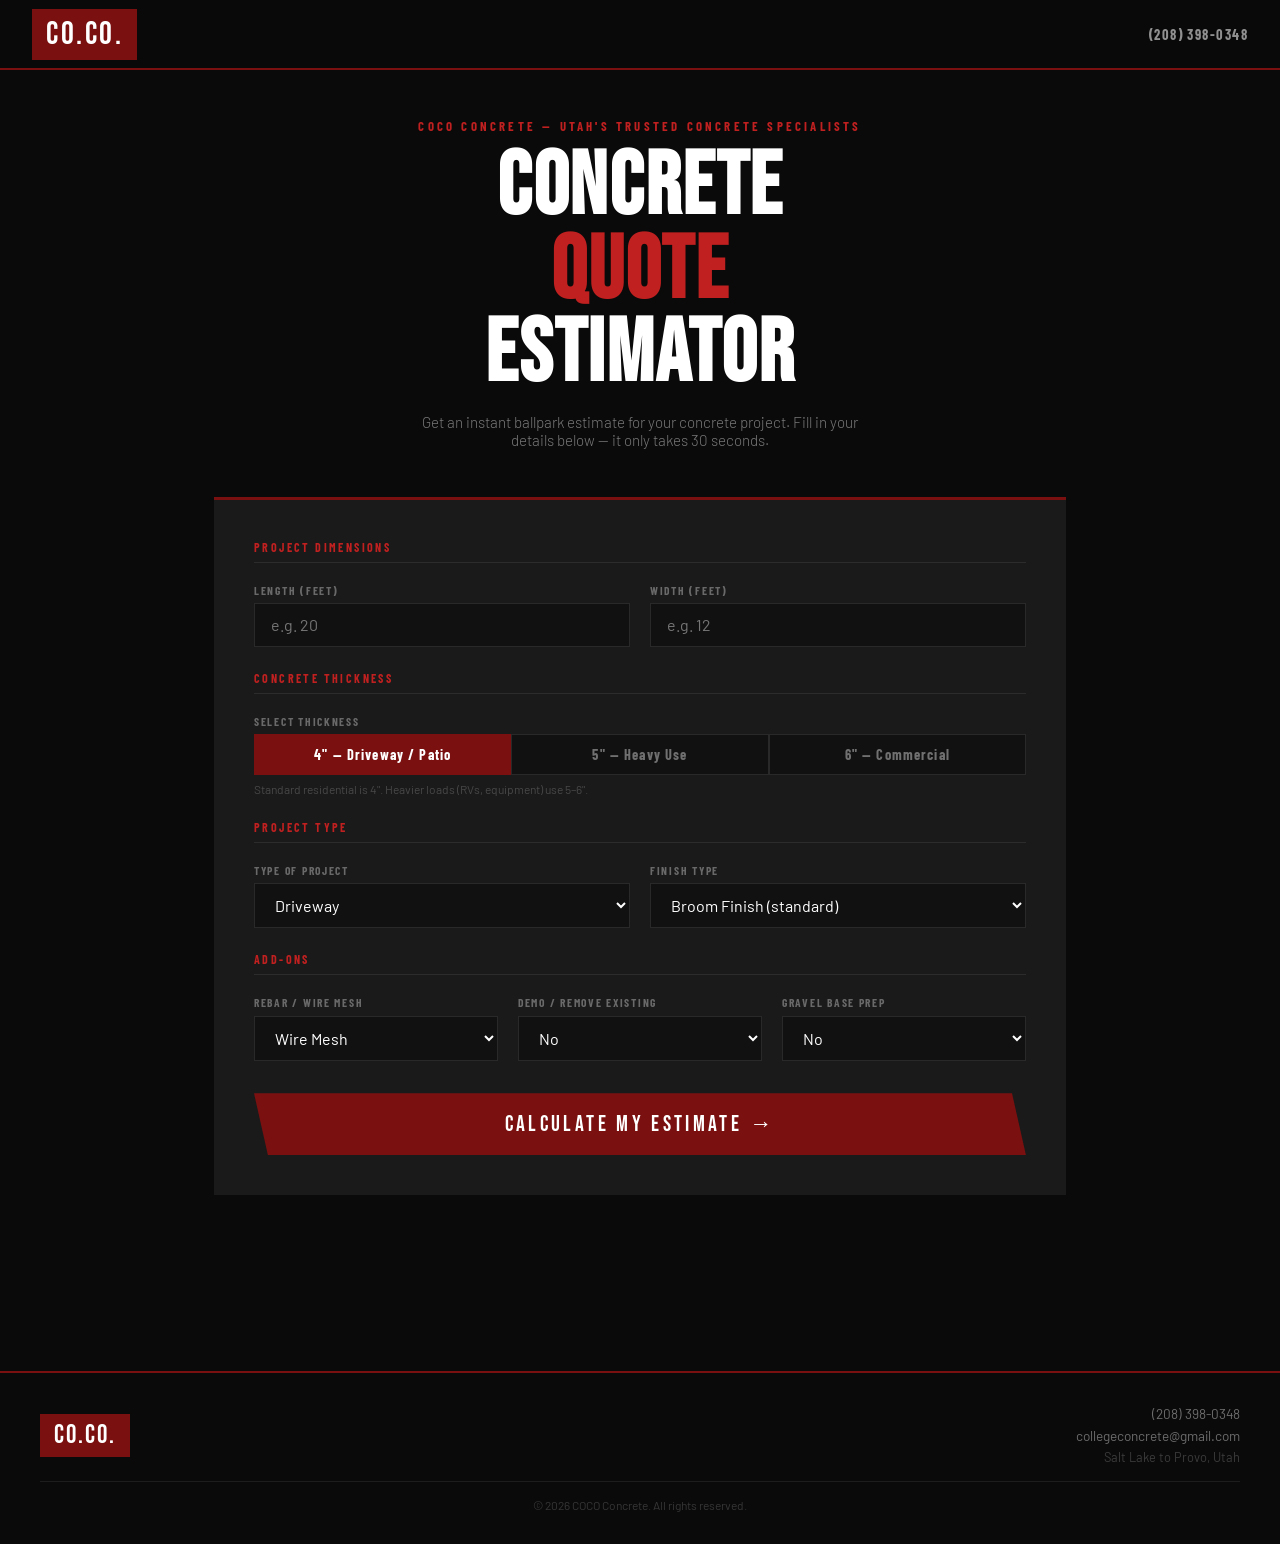
<file: estimate.html>
<!DOCTYPE html>
<html lang="en">
<head>
  <meta charset="UTF-8" />
  <meta name="viewport" content="width=device-width, initial-scale=1.0" />
  <title>Concrete Quote Estimator | COCO Concrete</title>
  <link href="https://fonts.googleapis.com/css2?family=Bebas+Neue&family=Barlow:wght@300;400;600;700&family=Barlow+Condensed:wght@600;700&display=swap" rel="stylesheet" />
  <style>
    *, *::before, *::after { box-sizing: border-box; margin: 0; padding: 0; }
    :root {
      --red: #7A1010;
      --red-bright: #9B1515;
      --red-light: #C02020;
      --black: #0A0A0A;
      --dark: #111111;
      --dark2: #1A1A1A;
      --dark3: #222222;
      --white: #FFFFFF;
      --border: rgba(255,255,255,0.08);
    }
    body {
      font-family: 'Barlow', sans-serif;
      background: var(--black);
      color: var(--white);
      min-height: 100vh;
    }

    .topbar {
      background: rgba(10,10,10,0.97);
      border-bottom: 2px solid var(--red);
      padding: 0 2rem;
      height: 70px;
      display: flex;
      align-items: center;
      justify-content: space-between;
    }
    .topbar-logo span {
      background: var(--red);
      padding: 6px 14px;
      font-family: 'Bebas Neue', sans-serif;
      font-size: 2rem;
      color: var(--white);
      letter-spacing: 0.08em;
    }
    .topbar-phone {
      color: rgba(255,255,255,0.55);
      font-family: 'Barlow Condensed', sans-serif;
      font-size: 0.9rem;
      font-weight: 700;
      letter-spacing: 0.1em;
      text-decoration: none;
      transition: color 0.2s;
    }
    .topbar-phone:hover { color: var(--red-light); }

    .page-wrapper {
      max-width: 900px;
      margin: 0 auto;
      padding: 3rem 1.5rem 5rem;
    }

    .page-header {
      text-align: center;
      margin-bottom: 3rem;
    }
    .page-header .eyebrow {
      font-family: 'Barlow Condensed', sans-serif;
      font-size: 0.8rem;
      font-weight: 700;
      letter-spacing: 0.25em;
      text-transform: uppercase;
      color: var(--red-light);
      margin-bottom: 0.75rem;
    }
    .page-header h1 {
      font-family: 'Bebas Neue', sans-serif;
      font-size: clamp(3rem, 8vw, 5.5rem);
      line-height: 0.95;
      letter-spacing: 0.02em;
      color: var(--white);
      margin-bottom: 1rem;
    }
    .page-header h1 span { color: var(--red-light); }
    .page-header p {
      color: rgba(255,255,255,0.45);
      font-size: 0.95rem;
      font-weight: 300;
      max-width: 480px;
      margin: 0 auto;
    }

    .estimator-card {
      background: var(--dark2);
      border-top: 3px solid var(--red);
      padding: 2.5rem;
      margin-bottom: 2rem;
    }

    .form-section-title {
      font-family: 'Barlow Condensed', sans-serif;
      font-size: 0.75rem;
      font-weight: 700;
      letter-spacing: 0.2em;
      text-transform: uppercase;
      color: var(--red-light);
      margin-bottom: 1.25rem;
      padding-bottom: 0.5rem;
      border-bottom: 1px solid var(--border);
    }

    .form-grid {
      display: grid;
      grid-template-columns: 1fr 1fr;
      gap: 1.25rem;
      margin-bottom: 1.5rem;
    }
    .form-grid.three-col { grid-template-columns: 1fr 1fr 1fr; }

    .form-group { display: flex; flex-direction: column; gap: 0.4rem; }
    .form-group label {
      font-family: 'Barlow Condensed', sans-serif;
      font-size: 0.72rem;
      font-weight: 700;
      letter-spacing: 0.15em;
      text-transform: uppercase;
      color: rgba(255,255,255,0.35);
    }
    .form-group input,
    .form-group select {
      background: var(--dark);
      border: 1px solid rgba(255,255,255,0.1);
      color: var(--white);
      font-family: 'Barlow', sans-serif;
      font-size: 1rem;
      padding: 0.7rem 1rem;
      outline: none;
      transition: border-color 0.2s;
      width: 100%;
    }
    .form-group input:focus,
    .form-group select:focus { border-color: var(--red); }
    .form-group select option { background: var(--dark2); }
    .form-group .hint {
      font-size: 0.75rem;
      color: rgba(255,255,255,0.2);
    }

    .toggle-group { display: flex; }
    .toggle-btn {
      flex: 1;
      background: var(--dark);
      border: 1px solid rgba(255,255,255,0.1);
      color: rgba(255,255,255,0.4);
      font-family: 'Barlow Condensed', sans-serif;
      font-size: 0.9rem;
      font-weight: 700;
      letter-spacing: 0.08em;
      padding: 0.7rem 0.5rem;
      cursor: pointer;
      transition: all 0.15s;
      text-align: center;
    }
    .toggle-btn.active { background: var(--red); color: var(--white); border-color: var(--red); }
    .toggle-btn:hover:not(.active) { background: var(--dark3); color: var(--white); }

    .calc-btn {
      width: 100%;
      padding: 1.1rem;
      background: var(--red);
      color: var(--white);
      border: none;
      cursor: pointer;
      font-family: 'Bebas Neue', sans-serif;
      font-size: 1.4rem;
      letter-spacing: 0.15em;
      transition: background 0.2s, transform 0.15s;
      clip-path: polygon(0 0, calc(100% - 14px) 0, 100% 100%, 14px 100%);
    }
    .calc-btn:hover { background: var(--red-bright); transform: translateY(-1px); }

    .results-card {
      background: var(--dark2);
      border-top: 3px solid var(--red);
      padding: 2.5rem;
      display: none;
    }
    .results-card.visible { display: block; }

    .results-header {
      font-family: 'Bebas Neue', sans-serif;
      font-size: 2rem;
      color: var(--white);
      margin-bottom: 2rem;
      letter-spacing: 0.02em;
    }
    .results-header span { color: var(--red-light); }

    .minimum-notice {
      background: rgba(122,16,16,0.3);
      border: 1px solid var(--red);
      padding: 0.9rem 1.25rem;
      margin-bottom: 1.5rem;
      font-family: 'Barlow Condensed', sans-serif;
      font-size: 0.9rem;
      font-weight: 700;
      letter-spacing: 0.08em;
      color: rgba(255,255,255,0.8);
      display: none;
    }
    .minimum-notice.visible { display: block; }

    .results-grid {
      display: grid;
      grid-template-columns: repeat(3, 1fr);
      gap: 1px;
      background: var(--dark3);
      margin-bottom: 2rem;
    }
    .result-box {
      background: var(--dark);
      padding: 1.5rem 1.25rem;
      text-align: center;
    }
    .result-box .r-label {
      font-family: 'Barlow Condensed', sans-serif;
      font-size: 0.7rem;
      font-weight: 700;
      letter-spacing: 0.18em;
      text-transform: uppercase;
      color: rgba(255,255,255,0.3);
      margin-bottom: 0.5rem;
    }
    .result-box .r-value {
      font-family: 'Bebas Neue', sans-serif;
      font-size: 2.2rem;
      color: var(--white);
      line-height: 1;
    }
    .result-box .r-unit { font-size: 0.8rem; color: rgba(255,255,255,0.35); margin-top: 0.2rem; }
    .result-box.highlight .r-value { color: var(--red-light); font-size: 2.8rem; }

    .breakdown-title {
      font-family: 'Barlow Condensed', sans-serif;
      font-size: 0.75rem;
      font-weight: 700;
      letter-spacing: 0.2em;
      text-transform: uppercase;
      color: var(--red-light);
      margin-bottom: 1rem;
      padding-bottom: 0.5rem;
      border-bottom: 1px solid var(--border);
    }
    .breakdown-table { width: 100%; border-collapse: collapse; font-size: 0.9rem; }
    .breakdown-table tr { border-bottom: 1px solid var(--border); }
    .breakdown-table td { padding: 0.75rem 0.5rem; color: rgba(255,255,255,0.55); }
    .breakdown-table td:last-child { text-align: right; color: var(--white); font-weight: 600; }
    .breakdown-table tr.total-row td {
      color: var(--white); font-weight: 700;
      border-top: 2px solid var(--red); border-bottom: none; padding-top: 1rem;
    }
    .breakdown-table tr.total-row td:last-child { color: var(--red-light); font-size: 1.1rem; }

    .disclaimer {
      margin-top: 1.5rem;
      padding: 1rem 1.25rem;
      background: rgba(122,16,16,0.15);
      border-left: 3px solid var(--red);
      font-size: 0.82rem;
      color: rgba(255,255,255,0.35);
      line-height: 1.6;
    }
    .disclaimer strong { color: rgba(255,255,255,0.5); }

    .cta-row { margin-top: 2rem; display: flex; gap: 1rem; flex-wrap: wrap; }
    .cta-btn {
      flex: 1;
      padding: 0.9rem 1.5rem;
      background: var(--red);
      color: var(--white);
      border: none;
      cursor: pointer;
      font-family: 'Barlow Condensed', sans-serif;
      font-size: 0.9rem;
      font-weight: 700;
      letter-spacing: 0.15em;
      text-transform: uppercase;
      text-decoration: none;
      text-align: center;
      transition: background 0.2s;
      min-width: 160px;
      display: inline-block;
    }
    .cta-btn:hover { background: var(--red-bright); }
    .cta-btn.outline {
      background: transparent;
      border: 1px solid rgba(255,255,255,0.2);
      color: rgba(255,255,255,0.7);
    }
    .cta-btn.outline:hover { border-color: var(--red); color: var(--red-light); }

    footer {
      background: var(--black);
      border-top: 2px solid var(--red);
      padding: 2rem 2.5rem;
      display: flex;
      align-items: center;
      justify-content: space-between;
      flex-wrap: wrap;
      gap: 1rem;
      margin-top: 4rem;
    }
    .footer-logo { background: var(--red); padding: 6px 14px; }
    .footer-logo span { font-family: 'Bebas Neue', sans-serif; font-size: 1.6rem; color: var(--white); letter-spacing: 0.08em; }
    .footer-links { display: flex; flex-direction: column; gap: 0.3rem; text-align: right; }
    .footer-links a { color: rgba(255,255,255,0.4); text-decoration: none; font-size: 0.85rem; transition: color 0.2s; }
    .footer-links a:hover { color: var(--red-light); }
    .footer-copy { width: 100%; text-align: center; font-size: 0.75rem; color: rgba(255,255,255,0.18); padding-top: 1rem; border-top: 1px solid var(--border); }

    @media (max-width: 600px) {
      .form-grid { grid-template-columns: 1fr; }
      .form-grid.three-col { grid-template-columns: 1fr 1fr; }
      .results-grid { grid-template-columns: 1fr; }
      .estimator-card, .results-card { padding: 1.5rem 1.25rem; }
    }
  </style>
</head>
<body>

  <div class="topbar">
    <div class="topbar-logo"><span>CO.CO.</span></div>
    <a href="tel:2083980348" class="topbar-phone">(208) 398-0348</a>
  </div>

  <div class="page-wrapper">

    <div class="page-header">
      <div class="eyebrow">COCO Concrete — Utah's Trusted Concrete Specialists</div>
      <h1>Concrete<br><span>Quote</span><br>Estimator</h1>
      <p>Get an instant ballpark estimate for your concrete project. Fill in your details below — it only takes 30 seconds.</p>
    </div>

    <div class="estimator-card">
      <div class="form-section-title">Project Dimensions</div>
      <div class="form-grid">
        <div class="form-group">
          <label>Length (feet)</label>
          <input type="number" id="length" placeholder="e.g. 20" min="1" />
        </div>
        <div class="form-group">
          <label>Width (feet)</label>
          <input type="number" id="width" placeholder="e.g. 12" min="1" />
        </div>
      </div>

      <div class="form-section-title">Concrete Thickness</div>
      <div class="form-group" style="margin-bottom: 1.5rem;">
        <label>Select thickness</label>
        <div class="toggle-group" id="thicknessToggle">
          <button class="toggle-btn active" data-inches="4">4" — Driveway / Patio</button>
          <button class="toggle-btn" data-inches="5">5" — Heavy Use</button>
          <button class="toggle-btn" data-inches="6">6" — Commercial</button>
        </div>
        <span class="hint">Standard residential is 4". Heavier loads (RVs, equipment) use 5–6".</span>
      </div>

      <div class="form-section-title">Project Type</div>
      <div class="form-grid">
        <div class="form-group">
          <label>Type of Project</label>
          <select id="projectType">
            <option value="driveway">Driveway</option>
            <option value="patio">Patio / Backyard</option>
            <option value="sidewalk">Sidewalk / Walkway</option>
            <option value="slab">Garage / Shop Slab</option>
            <option value="stamped">Stamped / Decorative</option>
          </select>
        </div>
        <div class="form-group">
          <label>Finish Type</label>
          <select id="finishType">
            <option value="broom">Broom Finish (standard)</option>
            <option value="smooth">Smooth / Trowel</option>
            <option value="exposed">Exposed Aggregate</option>
            <option value="stamped">Stamped Pattern</option>
            <option value="colored">Colored Concrete</option>
          </select>
        </div>
      </div>

      <div class="form-section-title">Add-Ons</div>
      <div class="form-grid three-col" style="margin-bottom: 2rem;">
        <div class="form-group">
          <label>Rebar / Wire Mesh</label>
          <select id="rebar">
            <option value="none">None</option>
            <option value="mesh" selected>Wire Mesh</option>
            <option value="rebar">Rebar Grid</option>
          </select>
        </div>
        <div class="form-group">
          <label>Demo / Remove Existing</label>
          <select id="demo">
            <option value="no" selected>No</option>
            <option value="yes">Yes</option>
          </select>
        </div>
        <div class="form-group">
          <label>Gravel Base Prep</label>
          <select id="gravel">
            <option value="no" selected>No</option>
            <option value="yes">Yes</option>
          </select>
        </div>
      </div>

      <button class="calc-btn" onclick="calculate()">Calculate My Estimate →</button>
    </div>

    <div class="results-card" id="resultsCard">
      <div class="results-header">Your Estimate <span>Is Ready</span></div>

      <div class="minimum-notice" id="minimumNotice">
        ⚠️ A $1,000 minimum applies to all projects under 150 sq ft.
      </div>

      <div class="results-grid">
        <div class="result-box">
          <div class="r-label">Total Area</div>
          <div class="r-value" id="r-area">—</div>
          <div class="r-unit">square feet</div>
        </div>
        <div class="result-box">
          <div class="r-label">Concrete Needed</div>
          <div class="r-value" id="r-yards">—</div>
          <div class="r-unit">cubic yards</div>
        </div>
        <div class="result-box highlight">
          <div class="r-label">Estimated Cost</div>
          <div class="r-value" id="r-total">—</div>
          <div class="r-unit">USD (range below)</div>
        </div>
      </div>

      <div class="breakdown-title">Cost Breakdown</div>
      <table class="breakdown-table" id="breakdownTable"></table>

      <div class="disclaimer">
        <strong>Disclaimer:</strong> This is a rough ballpark estimate based on typical Utah County pricing. Actual costs depend on site conditions, current material prices, access, and project complexity. <strong>Contact COCO Concrete for a free, accurate quote.</strong>
      </div>

      <div class="cta-row">
        <a href="https://coco-concrete-websi-te.vercel.app/#contact" class="cta-btn">Get a Real Quote from COCO →</a>
        <button class="cta-btn outline" onclick="resetForm()">Start Over</button>
      </div>
    </div>

  </div>

  <footer>
    <div class="footer-logo"><span>CO.CO.</span></div>
    <div class="footer-links">
      <a href="tel:2083980348">(208) 398-0348</a>
      <a href="mailto:collegeconcrete@gmail.com">collegeconcrete@gmail.com</a>
      <span style="color: rgba(255,255,255,0.2); font-size: 0.8rem;">Salt Lake to Provo, Utah</span>
    </div>
    <div class="footer-copy">&copy; 2026 COCO Concrete. All rights reserved.</div>
  </footer>

  <script>
    document.querySelectorAll('.toggle-btn').forEach(btn => {
      btn.addEventListener('click', () => {
        document.querySelectorAll('.toggle-btn').forEach(b => b.classList.remove('active'));
        btn.classList.add('active');
      });
    });

    function getThickness() {
      return parseFloat(document.querySelector('.toggle-btn.active').dataset.inches);
    }

    const MINIMUM = 1000;
    const MINIMUM_SQFT = 150;

    function applyMinimum(value, sqft) {
      return sqft < MINIMUM_SQFT ? Math.max(value, MINIMUM) : value;
    }

    function calculate() {
      const length = parseFloat(document.getElementById('length').value);
      const width = parseFloat(document.getElementById('width').value);
      const thickness = getThickness();
      const projectType = document.getElementById('projectType').value;
      const finishType = document.getElementById('finishType').value;
      const rebar = document.getElementById('rebar').value;
      const demo = document.getElementById('demo').value;
      const gravel = document.getElementById('gravel').value;

      if (!length || !width || length <= 0 || width <= 0) {
        alert('Please enter valid length and width dimensions.');
        return;
      }

      const sqft = length * width;
      const cuYards = (sqft * (thickness / 12)) / 27;
      const cuYardsWithWaste = cuYards * 1.08;

      const basePrices = { driveway: 7.50, patio: 7.00, sidewalk: 6.50, slab: 6.75, stamped: 11.00 };
      const finishUpcharge = { broom: 0, smooth: 0.50, exposed: 1.50, stamped: 4.00, colored: 2.50 };
      const rebarCost = { none: 0, mesh: 0.45, rebar: 0.90 };

      let basePerSqft = basePrices[projectType] || 7.00;
      let finishExtra = projectType === 'stamped' ? 0 : (finishUpcharge[finishType] || 0);
      let rebarExtra = rebarCost[rebar] || 0;
      let demoExtra = demo === 'yes' ? 2.25 : 0;
      let gravelExtra = gravel === 'yes' ? 1.50 : 0;

      const totalPerSqft = basePerSqft + finishExtra + rebarExtra + demoExtra + gravelExtra;

      const rawLow = Math.round(totalPerSqft * sqft * 0.90);
      const rawMid = Math.round(totalPerSqft * sqft);
      const rawHigh = Math.round(totalPerSqft * sqft * 1.15);

      const lowTotal = applyMinimum(rawLow, sqft);
      const midTotal = applyMinimum(rawMid, sqft);
      const highTotal = applyMinimum(rawHigh, sqft);

      const rows = [
        ['Concrete labor & material', basePerSqft, basePerSqft * sqft],
        ...(finishExtra > 0 ? [['Finish upgrade', finishExtra, finishExtra * sqft]] : []),
        ...(rebarExtra > 0 ? [['Reinforcement (' + rebar + ')', rebarExtra, rebarExtra * sqft]] : []),
        ...(demoExtra > 0 ? [['Demo & haul existing concrete', demoExtra, demoExtra * sqft]] : []),
        ...(gravelExtra > 0 ? [['Gravel base preparation', gravelExtra, gravelExtra * sqft]] : []),
      ];

      let tableHTML = rows.map(([label, perSqft, total]) =>
        `<tr>
          <td>${label}</td>
          <td style="text-align:center; color: rgba(255,255,255,0.35);">$${perSqft.toFixed(2)}/sqft</td>
          <td>$${Math.round(total).toLocaleString()}</td>
        </tr>`
      ).join('');

      tableHTML += `<tr class="total-row">
        <td colspan="2">Estimated Total Range</td>
        <td>$${lowTotal.toLocaleString()} – $${highTotal.toLocaleString()}</td>
      </tr>`;

      // Show minimum notice if applicable
      const notice = document.getElementById('minimumNotice');
      if (sqft < MINIMUM_SQFT) {
        notice.classList.add('visible');
      } else {
        notice.classList.remove('visible');
      }

      document.getElementById('r-area').textContent = sqft.toLocaleString();
      document.getElementById('r-yards').textContent = cuYardsWithWaste.toFixed(1);
      document.getElementById('r-total').textContent = '$' + midTotal.toLocaleString();
      document.getElementById('breakdownTable').innerHTML = tableHTML;

      const card = document.getElementById('resultsCard');
      card.classList.add('visible');
      card.scrollIntoView({ behavior: 'smooth', block: 'start' });
    }

    function resetForm() {
      document.getElementById('length').value = '';
      document.getElementById('width').value = '';
      document.querySelectorAll('.toggle-btn').forEach((b, i) => b.classList.toggle('active', i === 0));
      document.getElementById('projectType').value = 'driveway';
      document.getElementById('finishType').value = 'broom';
      document.getElementById('rebar').value = 'mesh';
      document.getElementById('demo').value = 'no';
      document.getElementById('gravel').value = 'no';
      document.getElementById('resultsCard').classList.remove('visible');
      document.getElementById('minimumNotice').classList.remove('visible');
      window.scrollTo({ top: 0, behavior: 'smooth' });
    }
  </script>

</body>
</html>
</file>
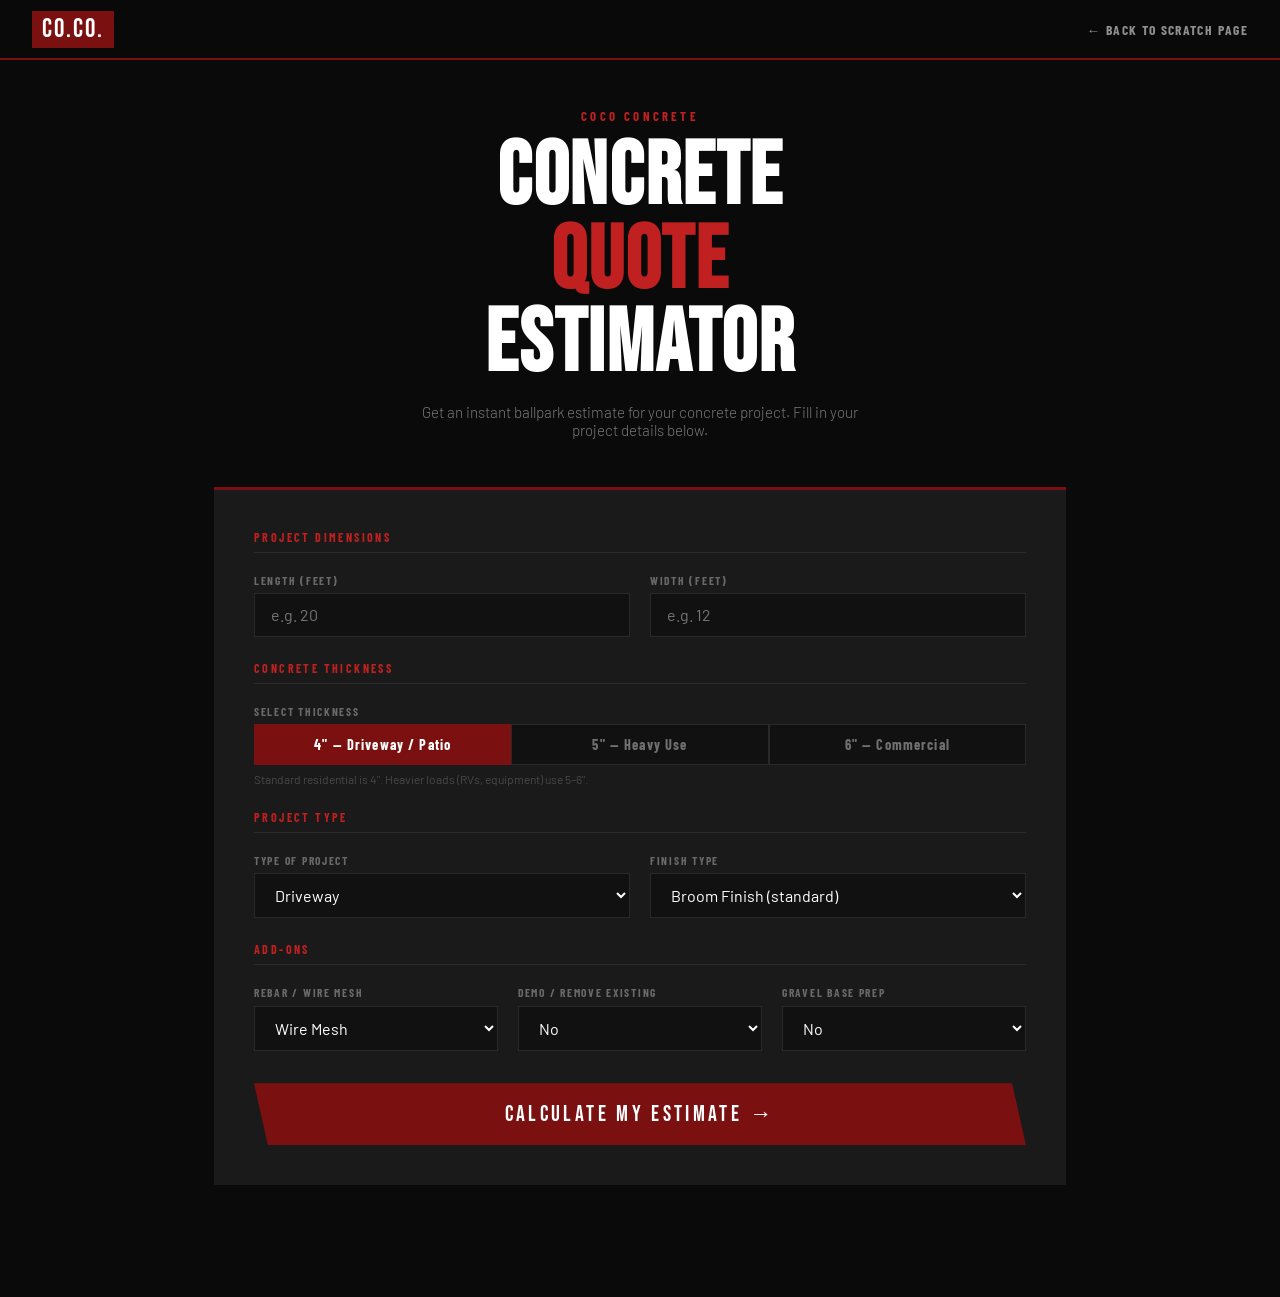
<file: quote-app.html>
<!DOCTYPE html>
<html lang="en">
<head>
  <meta charset="UTF-8" />
  <meta name="viewport" content="width=device-width, initial-scale=1.0" />
  <title>Concrete Quote Estimator | COCO Concrete</title>
  <link href="https://fonts.googleapis.com/css2?family=Bebas+Neue&family=Barlow:wght@300;400;600;700&family=Barlow+Condensed:wght@600;700&display=swap" rel="stylesheet" />
  <style>
    *, *::before, *::after { box-sizing: border-box; margin: 0; padding: 0; }
    :root {
      --red: #7A1010;
      --red-bright: #9B1515;
      --red-light: #C02020;
      --black: #0A0A0A;
      --dark: #111111;
      --dark2: #1A1A1A;
      --dark3: #222222;
      --white: #FFFFFF;
      --border: rgba(255,255,255,0.08);
    }
    body {
      font-family: 'Barlow', sans-serif;
      background: var(--black);
      color: var(--white);
      min-height: 100vh;
    }

    /* TOP BAR */
    .topbar {
      background: rgba(10,10,10,0.97);
      border-bottom: 2px solid var(--red);
      padding: 0 2rem;
      height: 60px;
      display: flex;
      align-items: center;
      justify-content: space-between;
    }
    .topbar-logo {
      font-family: 'Bebas Neue', sans-serif;
      font-size: 1.6rem;
      color: var(--white);
      letter-spacing: 0.08em;
    }
    .topbar-logo span { background: var(--red); padding: 3px 10px; }
    .back-link {
      color: rgba(255,255,255,0.55);
      font-family: 'Barlow Condensed', sans-serif;
      font-size: 0.85rem;
      font-weight: 700;
      letter-spacing: 0.1em;
      text-transform: uppercase;
      text-decoration: none;
      transition: color 0.2s;
    }
    .back-link:hover { color: var(--red-light); }

    /* MAIN LAYOUT */
    .page-wrapper {
      max-width: 900px;
      margin: 0 auto;
      padding: 3rem 1.5rem 5rem;
    }

    .page-header {
      text-align: center;
      margin-bottom: 3rem;
    }
    .page-header .eyebrow {
      font-family: 'Barlow Condensed', sans-serif;
      font-size: 0.8rem;
      font-weight: 700;
      letter-spacing: 0.25em;
      text-transform: uppercase;
      color: var(--red-light);
      margin-bottom: 0.75rem;
    }
    .page-header h1 {
      font-family: 'Bebas Neue', sans-serif;
      font-size: clamp(3rem, 8vw, 5.5rem);
      line-height: 0.95;
      letter-spacing: 0.02em;
      color: var(--white);
      margin-bottom: 1rem;
    }
    .page-header h1 span { color: var(--red-light); }
    .page-header p {
      color: rgba(255,255,255,0.45);
      font-size: 0.95rem;
      font-weight: 300;
      max-width: 480px;
      margin: 0 auto;
    }

    /* FORM CARD */
    .estimator-card {
      background: var(--dark2);
      border-top: 3px solid var(--red);
      padding: 2.5rem;
      margin-bottom: 2rem;
    }

    .form-section-title {
      font-family: 'Barlow Condensed', sans-serif;
      font-size: 0.75rem;
      font-weight: 700;
      letter-spacing: 0.2em;
      text-transform: uppercase;
      color: var(--red-light);
      margin-bottom: 1.25rem;
      padding-bottom: 0.5rem;
      border-bottom: 1px solid var(--border);
    }

    .form-grid {
      display: grid;
      grid-template-columns: 1fr 1fr;
      gap: 1.25rem;
      margin-bottom: 1.5rem;
    }
    .form-grid.three-col { grid-template-columns: 1fr 1fr 1fr; }
    .form-grid.full { grid-template-columns: 1fr; }

    .form-group { display: flex; flex-direction: column; gap: 0.4rem; }
    .form-group label {
      font-family: 'Barlow Condensed', sans-serif;
      font-size: 0.72rem;
      font-weight: 700;
      letter-spacing: 0.15em;
      text-transform: uppercase;
      color: rgba(255,255,255,0.35);
    }
    .form-group input,
    .form-group select {
      background: var(--dark);
      border: 1px solid rgba(255,255,255,0.1);
      color: var(--white);
      font-family: 'Barlow', sans-serif;
      font-size: 1rem;
      padding: 0.7rem 1rem;
      outline: none;
      transition: border-color 0.2s;
      width: 100%;
    }
    .form-group input:focus,
    .form-group select:focus { border-color: var(--red); }
    .form-group select option { background: var(--dark2); }
    .form-group .hint {
      font-size: 0.75rem;
      color: rgba(255,255,255,0.2);
    }

    /* THICKNESS TOGGLE */
    .toggle-group {
      display: flex;
      gap: 0;
    }
    .toggle-btn {
      flex: 1;
      background: var(--dark);
      border: 1px solid rgba(255,255,255,0.1);
      color: rgba(255,255,255,0.4);
      font-family: 'Barlow Condensed', sans-serif;
      font-size: 0.9rem;
      font-weight: 700;
      letter-spacing: 0.08em;
      padding: 0.7rem 0.5rem;
      cursor: pointer;
      transition: all 0.15s;
      text-align: center;
    }
    .toggle-btn.active {
      background: var(--red);
      color: var(--white);
      border-color: var(--red);
    }
    .toggle-btn:hover:not(.active) {
      background: var(--dark3);
      color: var(--white);
    }

    /* CALCULATE BUTTON */
    .calc-btn {
      width: 100%;
      padding: 1.1rem;
      background: var(--red);
      color: var(--white);
      border: none;
      cursor: pointer;
      font-family: 'Bebas Neue', sans-serif;
      font-size: 1.4rem;
      letter-spacing: 0.15em;
      transition: background 0.2s, transform 0.15s;
      clip-path: polygon(0 0, calc(100% - 14px) 0, 100% 100%, 14px 100%);
    }
    .calc-btn:hover { background: var(--red-bright); transform: translateY(-1px); }

    /* RESULTS */
    .results-card {
      background: var(--dark2);
      border-top: 3px solid var(--red);
      padding: 2.5rem;
      display: none;
    }
    .results-card.visible { display: block; }

    .results-header {
      font-family: 'Bebas Neue', sans-serif;
      font-size: 2rem;
      color: var(--white);
      margin-bottom: 2rem;
      letter-spacing: 0.02em;
    }
    .results-header span { color: var(--red-light); }

    .results-grid {
      display: grid;
      grid-template-columns: repeat(3, 1fr);
      gap: 1px;
      background: var(--dark3);
      margin-bottom: 2rem;
    }
    .result-box {
      background: var(--dark);
      padding: 1.5rem 1.25rem;
      text-align: center;
    }
    .result-box .r-label {
      font-family: 'Barlow Condensed', sans-serif;
      font-size: 0.7rem;
      font-weight: 700;
      letter-spacing: 0.18em;
      text-transform: uppercase;
      color: rgba(255,255,255,0.3);
      margin-bottom: 0.5rem;
    }
    .result-box .r-value {
      font-family: 'Bebas Neue', sans-serif;
      font-size: 2.2rem;
      color: var(--white);
      line-height: 1;
    }
    .result-box .r-unit {
      font-size: 0.8rem;
      color: rgba(255,255,255,0.35);
      margin-top: 0.2rem;
    }
    .result-box.highlight .r-value { color: var(--red-light); font-size: 2.8rem; }

    /* BREAKDOWN TABLE */
    .breakdown-title {
      font-family: 'Barlow Condensed', sans-serif;
      font-size: 0.75rem;
      font-weight: 700;
      letter-spacing: 0.2em;
      text-transform: uppercase;
      color: var(--red-light);
      margin-bottom: 1rem;
      padding-bottom: 0.5rem;
      border-bottom: 1px solid var(--border);
    }
    .breakdown-table {
      width: 100%;
      border-collapse: collapse;
      font-size: 0.9rem;
    }
    .breakdown-table tr {
      border-bottom: 1px solid var(--border);
    }
    .breakdown-table td {
      padding: 0.75rem 0.5rem;
      color: rgba(255,255,255,0.55);
    }
    .breakdown-table td:last-child {
      text-align: right;
      color: var(--white);
      font-weight: 600;
    }
    .breakdown-table tr.total-row td {
      color: var(--white);
      font-weight: 700;
      border-top: 2px solid var(--red);
      border-bottom: none;
      padding-top: 1rem;
    }
    .breakdown-table tr.total-row td:last-child {
      color: var(--red-light);
      font-size: 1.1rem;
    }

    .disclaimer {
      margin-top: 1.5rem;
      padding: 1rem 1.25rem;
      background: rgba(122,16,16,0.15);
      border-left: 3px solid var(--red);
      font-size: 0.82rem;
      color: rgba(255,255,255,0.35);
      line-height: 1.6;
    }
    .disclaimer strong { color: rgba(255,255,255,0.5); }

    .cta-row {
      margin-top: 2rem;
      display: flex;
      gap: 1rem;
      flex-wrap: wrap;
    }
    .cta-btn {
      flex: 1;
      padding: 0.9rem 1.5rem;
      background: var(--red);
      color: var(--white);
      border: none;
      cursor: pointer;
      font-family: 'Barlow Condensed', sans-serif;
      font-size: 0.9rem;
      font-weight: 700;
      letter-spacing: 0.15em;
      text-transform: uppercase;
      text-decoration: none;
      text-align: center;
      transition: background 0.2s;
      min-width: 160px;
    }
    .cta-btn:hover { background: var(--red-bright); }
    .cta-btn.outline {
      background: transparent;
      border: 1px solid rgba(255,255,255,0.2);
      color: rgba(255,255,255,0.7);
    }
    .cta-btn.outline:hover { border-color: var(--red); color: var(--red-light); }

    @media (max-width: 600px) {
      .form-grid { grid-template-columns: 1fr; }
      .form-grid.three-col { grid-template-columns: 1fr 1fr; }
      .results-grid { grid-template-columns: 1fr; }
      .estimator-card, .results-card { padding: 1.5rem 1.25rem; }
    }
  </style>
</head>
<body>

  <div class="topbar">
    <div class="topbar-logo"><span>CO.CO.</span></div>
    <a href="scratch.html" class="back-link">← Back to Scratch Page</a>
  </div>

  <div class="page-wrapper">

    <div class="page-header">
      <div class="eyebrow">COCO Concrete</div>
      <h1>Concrete<br><span>Quote</span><br>Estimator</h1>
      <p>Get an instant ballpark estimate for your concrete project. Fill in your project details below.</p>
    </div>

    <!-- INPUT FORM -->
    <div class="estimator-card">
      <div class="form-section-title">Project Dimensions</div>
      <div class="form-grid">
        <div class="form-group">
          <label>Length (feet)</label>
          <input type="number" id="length" placeholder="e.g. 20" min="1" />
        </div>
        <div class="form-group">
          <label>Width (feet)</label>
          <input type="number" id="width" placeholder="e.g. 12" min="1" />
        </div>
      </div>

      <div class="form-section-title">Concrete Thickness</div>
      <div class="form-group" style="margin-bottom: 1.5rem;">
        <label>Select thickness</label>
        <div class="toggle-group" id="thicknessToggle">
          <button class="toggle-btn active" data-inches="4">4" — Driveway / Patio</button>
          <button class="toggle-btn" data-inches="5">5" — Heavy Use</button>
          <button class="toggle-btn" data-inches="6">6" — Commercial</button>
        </div>
        <span class="hint">Standard residential is 4". Heavier loads (RVs, equipment) use 5–6".</span>
      </div>

      <div class="form-section-title">Project Type</div>
      <div class="form-grid">
        <div class="form-group">
          <label>Type of Project</label>
          <select id="projectType">
            <option value="driveway">Driveway</option>
            <option value="patio">Patio / Backyard</option>
            <option value="sidewalk">Sidewalk / Walkway</option>
            <option value="slab">Garage / Shop Slab</option>
            <option value="stamped">Stamped / Decorative</option>
          </select>
        </div>
        <div class="form-group">
          <label>Finish Type</label>
          <select id="finishType">
            <option value="broom">Broom Finish (standard)</option>
            <option value="smooth">Smooth / Trowel</option>
            <option value="exposed">Exposed Aggregate</option>
            <option value="stamped">Stamped Pattern</option>
            <option value="colored">Colored Concrete</option>
          </select>
        </div>
      </div>

      <div class="form-section-title">Add-Ons</div>
      <div class="form-grid three-col" style="margin-bottom: 2rem;">
        <div class="form-group">
          <label>Rebar / Wire Mesh</label>
          <select id="rebar">
            <option value="none">None</option>
            <option value="mesh" selected>Wire Mesh</option>
            <option value="rebar">Rebar Grid</option>
          </select>
        </div>
        <div class="form-group">
          <label>Demo / Remove Existing</label>
          <select id="demo">
            <option value="no" selected>No</option>
            <option value="yes">Yes</option>
          </select>
        </div>
        <div class="form-group">
          <label>Gravel Base Prep</label>
          <select id="gravel">
            <option value="no" selected>No</option>
            <option value="yes">Yes</option>
          </select>
        </div>
      </div>

      <button class="calc-btn" onclick="calculate()">Calculate My Estimate →</button>
    </div>

    <!-- RESULTS -->
    <div class="results-card" id="resultsCard">
      <div class="results-header">Your Estimate <span>Is Ready</span></div>

      <div class="results-grid">
        <div class="result-box">
          <div class="r-label">Total Area</div>
          <div class="r-value" id="r-area">—</div>
          <div class="r-unit">square feet</div>
        </div>
        <div class="result-box">
          <div class="r-label">Concrete Needed</div>
          <div class="r-value" id="r-yards">—</div>
          <div class="r-unit">cubic yards</div>
        </div>
        <div class="result-box highlight">
          <div class="r-label">Estimated Cost</div>
          <div class="r-value" id="r-total">—</div>
          <div class="r-unit">USD (range below)</div>
        </div>
      </div>

      <div class="breakdown-title">Cost Breakdown</div>
      <table class="breakdown-table" id="breakdownTable"></table>

      <div class="disclaimer">
        <strong>Disclaimer:</strong> This is a rough ballpark estimate based on typical Utah County pricing (2024–2025). Actual costs depend on site conditions, current material prices, access, and project complexity. <strong>Contact COCO Concrete for a free, accurate quote.</strong>
      </div>

      <div class="cta-row">
        <a href="index.html#contact" class="cta-btn">Get a Real Quote from COCO →</a>
        <button class="cta-btn outline" onclick="resetForm()">Start Over</button>
      </div>
    </div>

  </div>

  <script>
    // Thickness toggle
    document.querySelectorAll('.toggle-btn').forEach(btn => {
      btn.addEventListener('click', () => {
        document.querySelectorAll('.toggle-btn').forEach(b => b.classList.remove('active'));
        btn.classList.add('active');
      });
    });

    function getThickness() {
      const active = document.querySelector('.toggle-btn.active');
      return parseFloat(active.dataset.inches);
    }

    function calculate() {
      const length = parseFloat(document.getElementById('length').value);
      const width = parseFloat(document.getElementById('width').value);
      const thickness = getThickness();
      const projectType = document.getElementById('projectType').value;
      const finishType = document.getElementById('finishType').value;
      const rebar = document.getElementById('rebar').value;
      const demo = document.getElementById('demo').value;
      const gravel = document.getElementById('gravel').value;

      if (!length || !width || length <= 0 || width <= 0) {
        alert('Please enter valid length and width dimensions.');
        return;
      }

      const sqft = length * width;
      const cuYards = (sqft * (thickness / 12)) / 27;
      const cuYardsWithWaste = cuYards * 1.08; // 8% waste factor

      // Base price per sqft by project type
      const basePrices = {
        driveway: 7.50,
        patio: 7.00,
        sidewalk: 6.50,
        slab: 6.75,
        stamped: 11.00
      };

      // Finish upcharges per sqft
      const finishUpcharge = {
        broom: 0,
        smooth: 0.50,
        exposed: 1.50,
        stamped: 4.00,
        colored: 2.50
      };

      // Rebar cost per sqft
      const rebarCost = { none: 0, mesh: 0.45, rebar: 0.90 };

      let basePerSqft = basePrices[projectType] || 7.00;
      let finishExtra = finishUpcharge[finishType] || 0;
      // If project is stamped type, already high base — don't double count
      if (projectType === 'stamped') finishExtra = 0;

      let rebarExtra = rebarCost[rebar] || 0;
      let demoExtra = demo === 'yes' ? 2.25 : 0;
      let gravelExtra = gravel === 'yes' ? 1.50 : 0;

      const totalPerSqft = basePerSqft + finishExtra + rebarExtra + demoExtra + gravelExtra;
      const lowTotal = Math.round(totalPerSqft * sqft * 0.90);
      const highTotal = Math.round(totalPerSqft * sqft * 1.15);
      const midTotal = Math.round(totalPerSqft * sqft);

      // Build breakdown rows
      const rows = [
        ['Concrete labor & material', basePerSqft, basePerSqft * sqft],
        ...(finishExtra > 0 ? [['Finish upgrade', finishExtra, finishExtra * sqft]] : []),
        ...(rebarExtra > 0 ? [['Reinforcement (' + rebar + ')', rebarExtra, rebarExtra * sqft]] : []),
        ...(demoExtra > 0 ? [['Demo & haul existing concrete', demoExtra, demoExtra * sqft]] : []),
        ...(gravelExtra > 0 ? [['Gravel base preparation', gravelExtra, gravelExtra * sqft]] : []),
      ];

      let tableHTML = rows.map(([label, perSqft, total]) =>
        `<tr>
          <td>${label}</td>
          <td style="text-align:center; color: rgba(255,255,255,0.35);">$${perSqft.toFixed(2)}/sqft</td>
          <td>$${Math.round(total).toLocaleString()}</td>
        </tr>`
      ).join('');

      tableHTML += `<tr class="total-row">
        <td colspan="2">Estimated Total Range</td>
        <td>$${lowTotal.toLocaleString()} – $${highTotal.toLocaleString()}</td>
      </tr>`;

      // Update display
      document.getElementById('r-area').textContent = sqft.toLocaleString();
      document.getElementById('r-yards').textContent = cuYardsWithWaste.toFixed(1);
      document.getElementById('r-total').textContent = '$' + midTotal.toLocaleString();
      document.getElementById('breakdownTable').innerHTML = tableHTML;

      const card = document.getElementById('resultsCard');
      card.classList.add('visible');
      card.scrollIntoView({ behavior: 'smooth', block: 'start' });
    }

    function resetForm() {
      document.getElementById('length').value = '';
      document.getElementById('width').value = '';
      document.querySelectorAll('.toggle-btn').forEach((b, i) => b.classList.toggle('active', i === 0));
      document.getElementById('projectType').value = 'driveway';
      document.getElementById('finishType').value = 'broom';
      document.getElementById('rebar').value = 'mesh';
      document.getElementById('demo').value = 'no';
      document.getElementById('gravel').value = 'no';
      document.getElementById('resultsCard').classList.remove('visible');
      window.scrollTo({ top: 0, behavior: 'smooth' });
    }
  </script>

</body>
</html>
</file>
